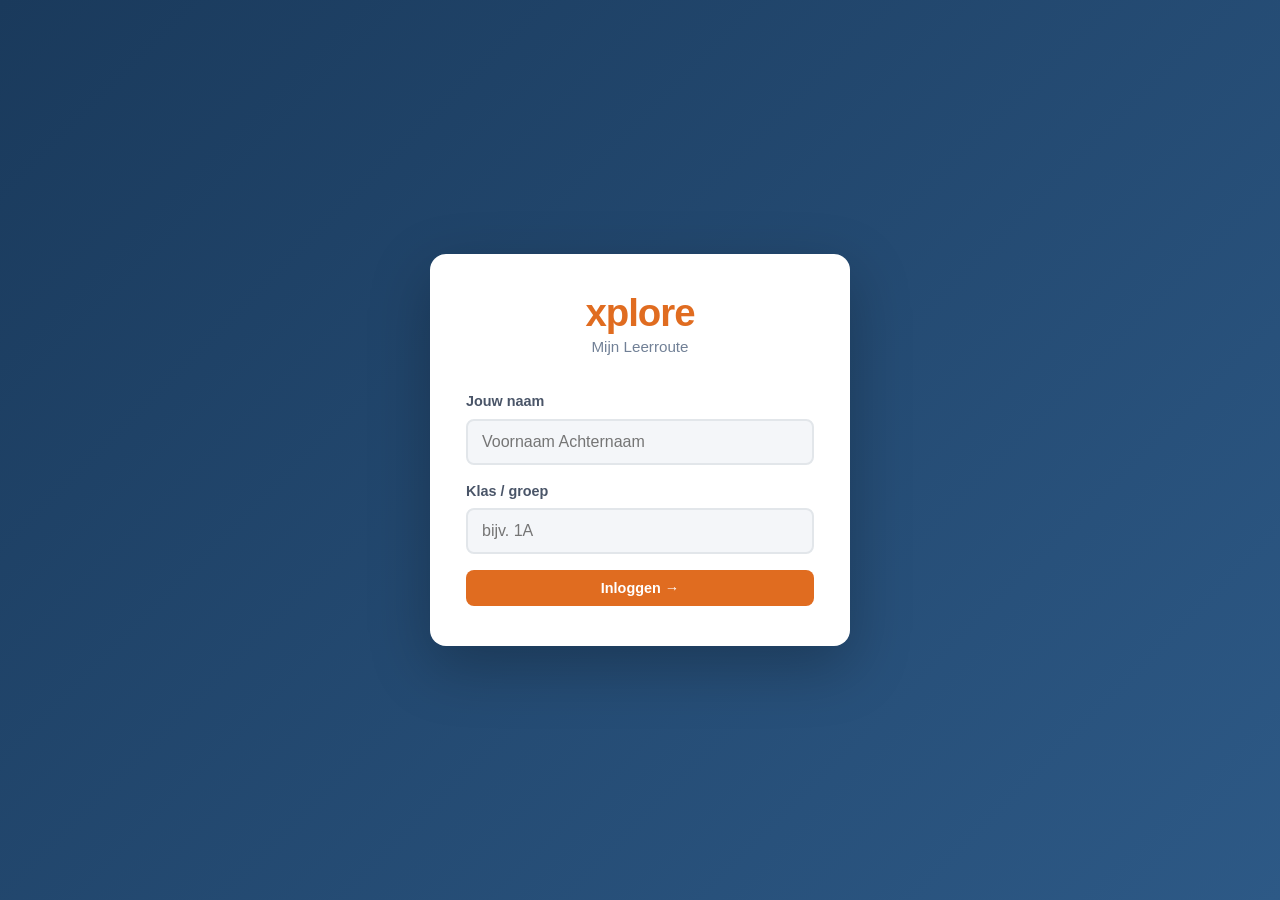
<file: index.html>
<!DOCTYPE html>
<html><head>
<meta http-equiv="refresh" content="0;url=routekaart-app/"/>
<title>Mijn Leerroute</title>
</head><body>
<p>Doorsturen... <a href="routekaart-app/">klik hier</a></p>
</body></html>
</file>
<file: routekaart-app/css/style.css>
/* ── Reset & Base ────────────────────────────────────────────────────── */
*, *::before, *::after { box-sizing: border-box; margin: 0; padding: 0; }

:root {
  --primary:       #E06C20;
  --primary-dark:  #B8521A;
  --primary-light: #FFF3EC;
  --secondary:     #1A3A5C;
  --bg:            #F4F6F9;
  --card:          #FFFFFF;
  --border:        #E2E6EA;
  --text:          #1A2332;
  --text-mid:      #4A5568;
  --text-soft:     #718096;
  --green:         #2E7D32;
  --green-light:   #E8F5E9;
  --amber:         #E65100;
  --amber-light:   #FFF3E0;
  --red:           #C62828;
  --red-light:     #FFEBEE;
  --shadow-sm:     0 1px 3px rgba(0,0,0,.08), 0 1px 2px rgba(0,0,0,.06);
  --shadow-md:     0 4px 12px rgba(0,0,0,.10);
  --shadow-hover:  0 8px 24px rgba(224,108,32,.20);
  --radius:        12px;
  --radius-sm:     8px;
  font-size: 16px;
}

html, body {
  height: 100%;
  font-family: -apple-system, BlinkMacSystemFont, 'Segoe UI', Roboto, 'Helvetica Neue', Arial, sans-serif;
  background: var(--bg);
  color: var(--text);
  line-height: 1.5;
}

#app { min-height: 100vh; display: flex; flex-direction: column; }

button { cursor: pointer; border: none; background: none; font-family: inherit; font-size: inherit; }
a { color: inherit; }

/* ── Header ──────────────────────────────────────────────────────────── */
.app-header {
  background: var(--secondary);
  color: #fff;
  display: flex;
  align-items: center;
  justify-content: space-between;
  padding: 0 20px;
  height: 56px;
  gap: 12px;
  position: sticky;
  top: 0;
  z-index: 100;
  box-shadow: 0 2px 8px rgba(0,0,0,.18);
}

.header-left  { display: flex; align-items: center; gap: 12px; flex: 1; }
.header-mid   { flex: 2; text-align: center; }
.header-right { flex: 1; display: flex; justify-content: flex-end; }

.header-logo {
  font-size: 1.4rem;
  font-weight: 800;
  letter-spacing: -0.5px;
  line-height: 1;
}
.logo-x     { color: var(--primary); }
.logo-plore { color: #fff; }

.header-paginanaam {
  font-size: .9rem;
  font-weight: 600;
  color: rgba(255,255,255,.85);
}

.header-terug {
  color: rgba(255,255,255,.85);
  font-size: .9rem;
  padding: 6px 10px;
  border-radius: var(--radius-sm);
  transition: background .15s;
}
.header-terug:hover { background: rgba(255,255,255,.15); }

.header-afmelden {
  color: rgba(255,255,255,.7);
  font-size: .8rem;
  padding: 4px 10px;
  border: 1px solid rgba(255,255,255,.3);
  border-radius: 20px;
  transition: all .15s;
  white-space: nowrap;
  max-width: 160px;
  overflow: hidden;
  text-overflow: ellipsis;
}
.header-afmelden:hover { background: rgba(255,255,255,.15); color: #fff; }

/* ── Main layout ──────────────────────────────────────────────────────── */
.page { display: flex; flex-direction: column; min-height: 100vh; }
.main-content { max-width: 900px; width: 100%; margin: 0 auto; padding: 24px 16px 48px; flex: 1; }

/* ── Buttons ──────────────────────────────────────────────────────────── */
.btn {
  display: inline-flex;
  align-items: center;
  justify-content: center;
  gap: 6px;
  padding: 10px 20px;
  border-radius: var(--radius-sm);
  font-weight: 600;
  font-size: .9rem;
  transition: all .15s;
  text-decoration: none;
}
.btn-primary {
  background: var(--primary);
  color: #fff;
}
.btn-primary:hover  { background: var(--primary-dark); transform: translateY(-1px); box-shadow: var(--shadow-hover); }
.btn-primary:disabled { background: #ccc; cursor: not-allowed; transform: none; box-shadow: none; }
.btn-outline {
  background: transparent;
  color: var(--primary);
  border: 2px solid var(--primary);
}
.btn-outline:hover { background: var(--primary-light); }
.btn-full { width: 100%; }
.btn-sm { padding: 7px 14px; font-size: .85rem; }

/* ── Badges ───────────────────────────────────────────────────────────── */
.badge {
  display: inline-block;
  padding: 2px 8px;
  border-radius: 12px;
  font-size: .75rem;
  font-weight: 700;
  white-space: nowrap;
}
.badge-groen  { background: var(--green-light); color: var(--green); }
.badge-amber  { background: var(--amber-light); color: var(--amber); }
.badge-oranje { background: #FFF3E0; color: #E65100; }
.badge-blauw  { background: #E3F2FD; color: #1565C0; }
.badge-paars  { background: #F3E5F5; color: #6A1B9A; }
.badge-teal   { background: #E0F2F1; color: #00695C; }
.badge-grijs  { background: #ECEFF1; color: #546E7A; }
.badge-auto   { font-size: .7rem; vertical-align: middle; }

/* ── Login page ───────────────────────────────────────────────────────── */
.login-page {
  min-height: 100vh;
  display: flex;
  align-items: center;
  justify-content: center;
  padding: 20px;
  background: linear-gradient(135deg, var(--secondary) 0%, #2D5986 100%);
}

.login-card {
  background: var(--card);
  border-radius: 16px;
  padding: 40px 36px;
  width: 100%;
  max-width: 420px;
  box-shadow: 0 20px 60px rgba(0,0,0,.25);
}

.login-logo { text-align: center; margin-bottom: 32px; }
.logo-xplore {
  font-size: 2.4rem;
  font-weight: 900;
  color: var(--primary);
  letter-spacing: -1px;
  line-height: 1;
}
.logo-sub { font-size: .95rem; color: var(--text-soft); margin-top: 4px; }

.login-form { display: flex; flex-direction: column; gap: 16px; }
.form-group { display: flex; flex-direction: column; gap: 6px; }
.form-group label { font-weight: 600; font-size: .9rem; color: var(--text-mid); }
.form-group input {
  padding: 12px 14px;
  border: 2px solid var(--border);
  border-radius: var(--radius-sm);
  font-size: 1rem;
  font-family: inherit;
  transition: border-color .15s;
  background: var(--bg);
}
.form-group input:focus { outline: none; border-color: var(--primary); background: #fff; }

.login-existing { margin-top: 24px; }
.login-existing-label { font-size: .85rem; color: var(--text-soft); margin-bottom: 10px; text-align: center; }
.login-existing-list  { display: flex; flex-direction: column; gap: 8px; }
.btn-existing {
  display: flex;
  justify-content: space-between;
  align-items: center;
  padding: 10px 14px;
  border: 1px solid var(--border);
  border-radius: var(--radius-sm);
  background: var(--bg);
  transition: all .15s;
}
.btn-existing:hover { border-color: var(--primary); background: var(--primary-light); }
.existing-naam { font-weight: 600; font-size: .9rem; }
.existing-klas { font-size: .8rem; color: var(--text-soft); }

/* ── Home page ────────────────────────────────────────────────────────── */
.home-intro { margin-bottom: 24px; }
.home-title { font-size: 1.6rem; font-weight: 800; color: var(--secondary); }
.home-sub   { color: var(--text-mid); margin-top: 4px; }

.secties-grid {
  display: grid;
  grid-template-columns: repeat(auto-fill, minmax(220px, 1fr));
  gap: 16px;
}

.sectie-card {
  background: var(--card);
  border-radius: var(--radius);
  padding: 20px 16px 16px;
  box-shadow: var(--shadow-sm);
  border: 2px solid transparent;
  transition: all .2s;
  text-align: left;
  display: flex;
  flex-direction: column;
  gap: 8px;
  cursor: pointer;
}
.sectie-card:hover {
  border-color: var(--sectie-kleur, var(--primary));
  box-shadow: 0 6px 20px rgba(0,0,0,.12);
  transform: translateY(-2px);
}

.sectie-card-top {
  display: flex;
  align-items: center;
  justify-content: space-between;
}

.sectie-id-badge {
  width: 44px;
  height: 44px;
  border-radius: 10px;
  display: flex;
  align-items: center;
  justify-content: center;
  color: #fff;
  font-size: 1.1rem;
  font-weight: 800;
  letter-spacing: -0.5px;
}

.sectie-card-naam { font-weight: 700; font-size: 1rem; color: var(--text); }
.sectie-card-sub  { font-size: .8rem; color: var(--text-soft); }
.sectie-card-bezig { font-size: .78rem; color: var(--amber); font-weight: 600; }

.progress-circle { display: block; }

/* ── Sectie page ──────────────────────────────────────────────────────── */
.sectie-header {
  display: flex;
  align-items: center;
  gap: 16px;
  background: var(--card);
  border-radius: var(--radius);
  padding: 20px;
  margin-bottom: 20px;
  box-shadow: var(--shadow-sm);
}
.sectie-header-id {
  width: 52px;
  height: 52px;
  border-radius: 10px;
  display: flex;
  align-items: center;
  justify-content: center;
  color: #fff;
  font-size: 1.2rem;
  font-weight: 800;
  flex-shrink: 0;
}
.sectie-title { font-size: 1.2rem; font-weight: 800; color: var(--secondary); }
.sectie-progress-tekst { font-size: .85rem; color: var(--text-soft); }
.sectie-circle { margin-left: auto; flex-shrink: 0; }

.leerdoelen-list { display: flex; flex-direction: column; gap: 8px; }

.leerdoel-item {
  display: flex;
  align-items: center;
  justify-content: space-between;
  padding: 14px 16px;
  background: var(--card);
  border-radius: var(--radius-sm);
  box-shadow: var(--shadow-sm);
  border-left: 4px solid transparent;
  transition: all .15s;
  text-align: left;
  width: 100%;
  gap: 12px;
  cursor: pointer;
}
.leerdoel-item:hover { box-shadow: var(--shadow-md); transform: translateX(2px); }

.ld-behaald { border-left-color: var(--green); background: var(--green-light); }
.ld-amber   { border-left-color: var(--amber); background: var(--amber-light); }
.ld-bezig   { border-left-color: var(--red); background: var(--red-light); }

.ld-left { display: flex; align-items: center; gap: 12px; flex: 1; min-width: 0; }
.ld-nummer {
  padding: 4px 8px;
  border-radius: 6px;
  color: #fff;
  font-size: .75rem;
  font-weight: 800;
  white-space: nowrap;
  flex-shrink: 0;
}
.ld-tekst   { display: flex; flex-direction: column; gap: 2px; min-width: 0; }
.ld-naam    { font-weight: 600; font-size: .9rem; color: var(--text); }
.ld-voorkennis { font-size: .75rem; color: var(--text-soft); }
.ld-right   { display: flex; align-items: center; gap: 8px; flex-shrink: 0; }
.ld-arrow   { color: var(--text-soft); font-size: 1.2rem; }

/* ── Leerdoel page ────────────────────────────────────────────────────── */
.leerdoel-header {
  display: flex;
  align-items: flex-start;
  gap: 16px;
  background: var(--card);
  border-radius: var(--radius);
  padding: 20px;
  margin-bottom: 16px;
  box-shadow: var(--shadow-sm);
}
.ld-nummer-lg {
  padding: 6px 12px;
  border-radius: 8px;
  color: #fff;
  font-size: .9rem;
  font-weight: 800;
  white-space: nowrap;
  flex-shrink: 0;
  margin-top: 2px;
}
.leerdoel-title  { font-size: 1.1rem; font-weight: 800; color: var(--secondary); line-height: 1.3; }
.ld-huidig-score { margin-top: 8px; display: flex; align-items: center; gap: 6px; }
.ld-nog-niet     { font-size: .85rem; color: var(--text-soft); margin-top: 4px; }

.ld-vk-info {
  background: #F8F9FA;
  border: 1px solid var(--border);
  border-radius: var(--radius-sm);
  padding: 12px 16px;
  margin-bottom: 16px;
  font-size: .85rem;
  color: var(--text-mid);
  display: flex;
  flex-wrap: wrap;
  gap: 6px;
  align-items: center;
}
.vk-chip {
  padding: 3px 10px;
  border-radius: 12px;
  font-size: .78rem;
  font-weight: 600;
}
.vk-behaald { background: var(--green-light); color: var(--green); }
.vk-open    { background: #ECEFF1; color: #546E7A; }

.activiteiten-titel {
  font-size: 1rem;
  font-weight: 700;
  color: var(--secondary);
  margin-bottom: 12px;
}

.activiteiten-list { display: flex; flex-direction: column; gap: 12px; }

.activiteit-card {
  background: var(--card);
  border-radius: var(--radius);
  padding: 16px 18px;
  box-shadow: var(--shadow-sm);
  border: 2px solid transparent;
  transition: border-color .15s;
}
.activiteit-card:hover { border-color: var(--border); }
.act-gedaan { border-color: #C8E6C9; }

.act-top  { display: flex; justify-content: space-between; align-items: flex-start; gap: 12px; margin-bottom: 12px; }
.act-info { flex: 1; min-width: 0; }
.act-naam { font-weight: 700; font-size: .95rem; display: block; margin-bottom: 6px; }
.act-meta { display: flex; flex-wrap: wrap; gap: 6px; align-items: center; }
.act-bron { font-size: .8rem; color: var(--text-soft); font-weight: 600; }
.act-niveau { font-size: .78rem; color: var(--text-soft); }
.act-bijzonderheden { font-size: .82rem; color: var(--text-mid); margin-top: 6px; font-style: italic; }
.act-acties { display: flex; gap: 10px; flex-wrap: wrap; }

.act-bewijs-preview {
  margin-top: 10px;
  border-top: 1px solid var(--border);
  padding-top: 10px;
}
.act-bewijs-preview img {
  max-height: 120px;
  border-radius: 6px;
  box-shadow: var(--shadow-sm);
}

.geen-activiteiten {
  background: var(--card);
  border-radius: var(--radius);
  padding: 32px;
  text-align: center;
  color: var(--text-soft);
  font-size: .9rem;
  box-shadow: var(--shadow-sm);
}
.geen-activiteiten p:first-child { font-weight: 600; margin-bottom: 8px; }

/* ── Afronden page ────────────────────────────────────────────────────── */
.afronden-card {
  background: var(--card);
  border-radius: var(--radius);
  padding: 28px 24px;
  box-shadow: var(--shadow-sm);
  max-width: 560px;
  margin: 0 auto;
}
.afronden-title    { font-size: 1.2rem; font-weight: 800; margin-bottom: 6px; color: var(--secondary); }
.afronden-act-naam { font-weight: 600; color: var(--text); margin-bottom: 4px; }
.afronden-ld-naam  { font-size: .85rem; color: var(--text-soft); margin-bottom: 24px; }

.score-vraag      { margin-bottom: 24px; }
.score-label-titel { font-weight: 700; margin-bottom: 12px; }
.score-knoppen    { display: flex; gap: 10px; flex-wrap: wrap; }

.score-optie {
  flex: 1;
  min-width: 100px;
  display: flex;
  flex-direction: column;
  align-items: center;
  padding: 14px 10px;
  border-radius: var(--radius-sm);
  border: 2px solid var(--border);
  cursor: pointer;
  transition: all .15s;
  text-align: center;
}
.score-optie:hover { border-color: currentColor; transform: translateY(-1px); }
.score-optie.selected { border-width: 3px; }

.score-rood  { color: var(--red); }
.score-rood.selected  { background: var(--red-light); border-color: var(--red); }
.score-amber { color: var(--amber); }
.score-amber.selected { background: var(--amber-light); border-color: var(--amber); }
.score-groen { color: var(--green); }
.score-groen.selected { background: var(--green-light); border-color: var(--green); }

.score-radio { display: none; }
.score-pct   { font-size: 1.2rem; font-weight: 800; }
.score-desc  { font-size: .75rem; color: var(--text-soft); margin-top: 4px; }

.bewijs-sectie   { margin-bottom: 24px; }
.bewijs-label    { font-weight: 700; margin-bottom: 10px; }
.optioneel       { font-weight: 400; color: var(--text-soft); font-size: .85rem; }

.upload-zone {
  display: flex;
  align-items: center;
  justify-content: center;
  border: 2px dashed var(--border);
  border-radius: var(--radius-sm);
  padding: 24px;
  cursor: pointer;
  transition: all .15s;
  position: relative;
  min-height: 80px;
}
.upload-zone:hover, .upload-zone.drag-over { border-color: var(--primary); background: var(--primary-light); }
.upload-input { position: absolute; inset: 0; opacity: 0; cursor: pointer; width: 100%; height: 100%; }
.upload-content { display: flex; flex-direction: column; align-items: center; gap: 8px; color: var(--text-soft); pointer-events: none; }
.upload-icon { font-size: 1.8rem; }
.upload-tekst { font-size: .85rem; text-align: center; }

.bewijs-preview {
  margin-top: 12px;
  display: flex;
  align-items: center;
  gap: 12px;
}
.bewijs-preview img { max-height: 100px; border-radius: 6px; box-shadow: var(--shadow-sm); }
.bewijs-naam { font-size: .85rem; color: var(--text-mid); }

.afronden-acties { display: flex; gap: 12px; justify-content: flex-end; }

/* ── Responsive ───────────────────────────────────────────────────────── */
@media (max-width: 600px) {
  .secties-grid { grid-template-columns: 1fr 1fr; gap: 10px; }
  .sectie-card  { padding: 14px 10px 12px; }
  .sectie-card-naam { font-size: .85rem; }
  .score-knoppen { flex-direction: column; }
  .afronden-card { padding: 20px 16px; }
  .leerdoel-header { flex-wrap: wrap; }
  .act-acties { flex-direction: column; }
  .act-acties .btn { width: 100%; }
  .main-content { padding: 16px 12px 40px; }
  .sectie-header { flex-wrap: wrap; }
  .sectie-circle { display: none; }
  .afronden-acties { flex-direction: column-reverse; }
  .afronden-acties .btn { width: 100%; }
}

@media (max-width: 360px) {
  .secties-grid { grid-template-columns: 1fr; }
}
</file>
